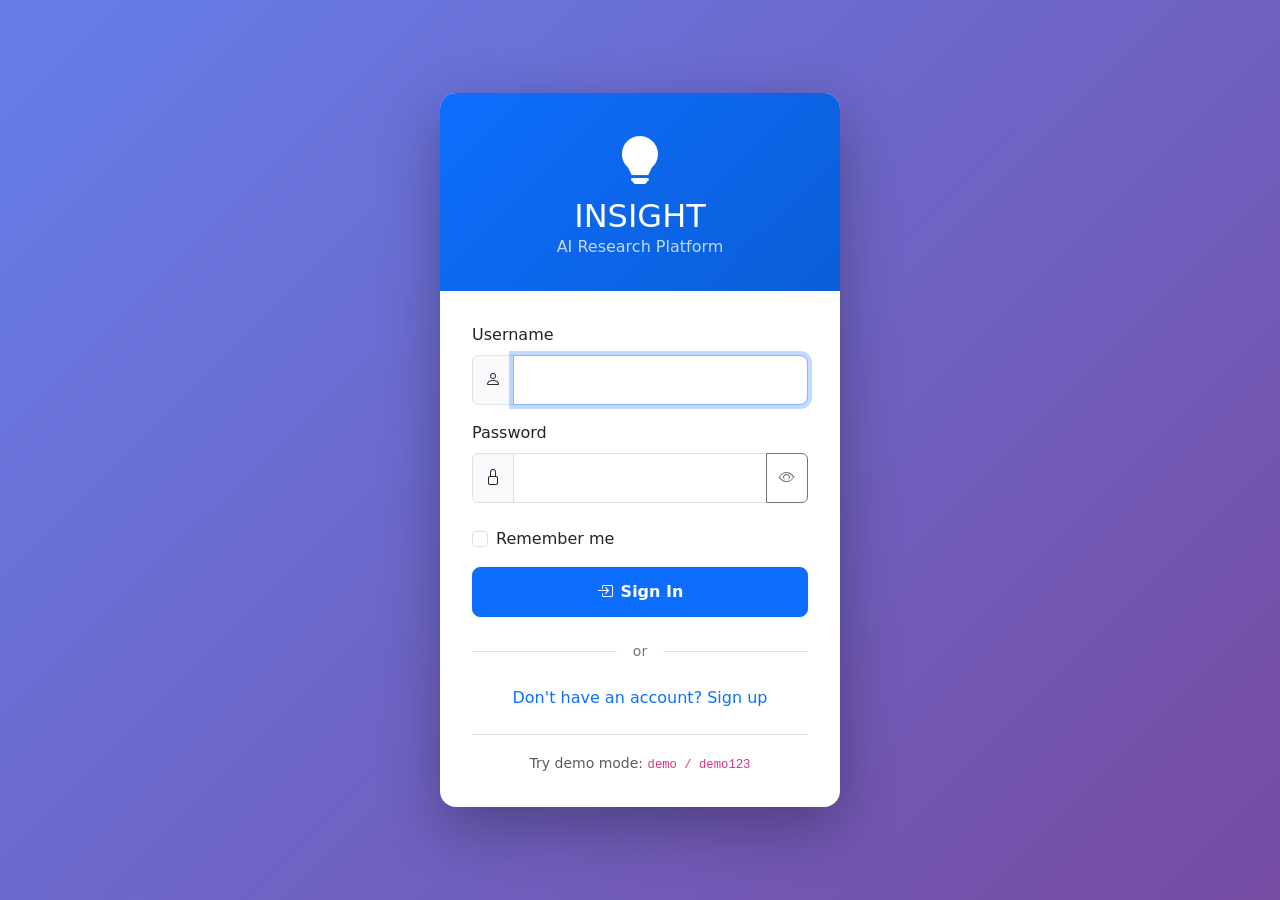
<file: web/templates/login.html>
<!DOCTYPE html>
<html lang="en">
<head>
    <meta charset="UTF-8">
    <meta name="viewport" content="width=device-width, initial-scale=1.0">
    <title>Login - INSIGHT</title>
    <link href="https://cdn.jsdelivr.net/npm/bootstrap@5.3.0/dist/css/bootstrap.min.css" rel="stylesheet">
    <link href="https://cdn.jsdelivr.net/npm/bootstrap-icons@1.10.0/font/bootstrap-icons.css" rel="stylesheet">
    <style>
        body {
            background: linear-gradient(135deg, #667eea 0%, #764ba2 100%);
            min-height: 100vh;
            display: flex;
            align-items: center;
            justify-content: center;
        }
        .login-card {
            background: white;
            border-radius: 16px;
            box-shadow: 0 20px 60px rgba(0, 0, 0, 0.3);
            overflow: hidden;
            max-width: 400px;
            width: 100%;
        }
        .login-header {
            background: linear-gradient(135deg, #0d6efd 0%, #0b5ed7 100%);
            color: white;
            padding: 2rem;
            text-align: center;
        }
        .login-header i {
            font-size: 3rem;
            margin-bottom: 0.5rem;
        }
        .login-body {
            padding: 2rem;
        }
        .form-control {
            border-radius: 8px;
            padding: 0.75rem 1rem;
        }
        .btn-login {
            border-radius: 8px;
            padding: 0.75rem;
            font-weight: 600;
        }
        .divider {
            display: flex;
            align-items: center;
            text-align: center;
            margin: 1.5rem 0;
        }
        .divider::before, .divider::after {
            content: '';
            flex: 1;
            border-bottom: 1px solid #dee2e6;
        }
        .divider span {
            padding: 0 1rem;
            color: #6c757d;
            font-size: 0.875rem;
        }
    </style>
</head>
<body>
    <div class="login-card">
        <div class="login-header">
            <i class="bi bi-lightbulb-fill"></i>
            <h2 class="mb-0">INSIGHT</h2>
            <p class="mb-0 opacity-75">AI Research Platform</p>
        </div>
        <div class="login-body">
            <!-- Login Form -->
            <form id="loginForm">
                <div class="mb-3">
                    <label for="username" class="form-label">Username</label>
                    <div class="input-group">
                        <span class="input-group-text"><i class="bi bi-person"></i></span>
                        <input type="text" class="form-control" id="username" required autofocus>
                    </div>
                </div>
                <div class="mb-4">
                    <label for="password" class="form-label">Password</label>
                    <div class="input-group">
                        <span class="input-group-text"><i class="bi bi-lock"></i></span>
                        <input type="password" class="form-control" id="password" required>
                        <button class="btn btn-outline-secondary" type="button" onclick="togglePassword()">
                            <i class="bi bi-eye" id="passwordIcon"></i>
                        </button>
                    </div>
                </div>
                <div class="mb-3 form-check">
                    <input type="checkbox" class="form-check-input" id="rememberMe">
                    <label class="form-check-label" for="rememberMe">Remember me</label>
                </div>
                <button type="submit" class="btn btn-primary btn-login w-100" id="loginBtn">
                    <i class="bi bi-box-arrow-in-right me-2"></i>Sign In
                </button>
            </form>

            <div class="divider"><span>or</span></div>

            <!-- Register Form (hidden by default) -->
            <form id="registerForm" style="display: none;">
                <div class="mb-3">
                    <label for="regUsername" class="form-label">Username</label>
                    <input type="text" class="form-control" id="regUsername" required minlength="3">
                </div>
                <div class="mb-3">
                    <label for="regEmail" class="form-label">Email</label>
                    <input type="email" class="form-control" id="regEmail" required>
                </div>
                <div class="mb-4">
                    <label for="regPassword" class="form-label">Password</label>
                    <input type="password" class="form-control" id="regPassword" required minlength="6">
                    <div class="form-text">Minimum 6 characters</div>
                </div>
                <button type="submit" class="btn btn-success btn-login w-100">
                    <i class="bi bi-person-plus me-2"></i>Create Account
                </button>
            </form>

            <div class="text-center mt-3">
                <a href="#" id="toggleForm" class="text-decoration-none">
                    Don't have an account? Sign up
                </a>
            </div>

            <!-- Demo Mode -->
            <div class="text-center mt-4 pt-3 border-top">
                <small class="text-muted">
                    Try demo mode: <code>demo / demo123</code>
                </small>
            </div>
        </div>
    </div>

    <script src="https://cdn.jsdelivr.net/npm/bootstrap@5.3.0/dist/js/bootstrap.bundle.min.js"></script>
    <script>
        let isLoginMode = true;

        document.getElementById('toggleForm').addEventListener('click', function(e) {
            e.preventDefault();
            isLoginMode = !isLoginMode;

            document.getElementById('loginForm').style.display = isLoginMode ? 'block' : 'none';
            document.getElementById('registerForm').style.display = isLoginMode ? 'none' : 'block';
            this.textContent = isLoginMode ? "Don't have an account? Sign up" : "Already have an account? Sign in";
        });

        document.getElementById('loginForm').addEventListener('submit', async function(e) {
            e.preventDefault();
            const btn = document.getElementById('loginBtn');
            btn.disabled = true;
            btn.innerHTML = '<span class="spinner-border spinner-border-sm me-2"></span>Signing in...';

            try {
                const response = await fetch('/api/auth/login', {
                    method: 'POST',
                    headers: { 'Content-Type': 'application/json' },
                    body: JSON.stringify({
                        username: document.getElementById('username').value,
                        password: document.getElementById('password').value
                    })
                });

                const data = await response.json();

                if (response.ok) {
                    localStorage.setItem('insight_token', data.access_token);
                    localStorage.setItem('insight_user', JSON.stringify(data.user));
                    window.location.href = '/dashboard';
                } else {
                    alert(data.detail || 'Login failed');
                }
            } catch (error) {
                alert('Error: ' + error.message);
            } finally {
                btn.disabled = false;
                btn.innerHTML = '<i class="bi bi-box-arrow-in-right me-2"></i>Sign In';
            }
        });

        document.getElementById('registerForm').addEventListener('submit', async function(e) {
            e.preventDefault();

            try {
                const response = await fetch('/api/auth/register', {
                    method: 'POST',
                    headers: { 'Content-Type': 'application/json' },
                    body: JSON.stringify({
                        username: document.getElementById('regUsername').value,
                        email: document.getElementById('regEmail').value,
                        password: document.getElementById('regPassword').value
                    })
                });

                const data = await response.json();

                if (response.ok) {
                    alert('Account created! Please sign in.');
                    document.getElementById('toggleForm').click();
                } else {
                    alert(data.detail || 'Registration failed');
                }
            } catch (error) {
                alert('Error: ' + error.message);
            }
        });

        function togglePassword() {
            const input = document.getElementById('password');
            const icon = document.getElementById('passwordIcon');
            if (input.type === 'password') {
                input.type = 'text';
                icon.className = 'bi bi-eye-slash';
            } else {
                input.type = 'password';
                icon.className = 'bi bi-eye';
            }
        }

        // Redirect if already logged in
        if (localStorage.getItem('insight_token')) {
            window.location.href = '/dashboard';
        }
    </script>
</body>
</html>
</file>
